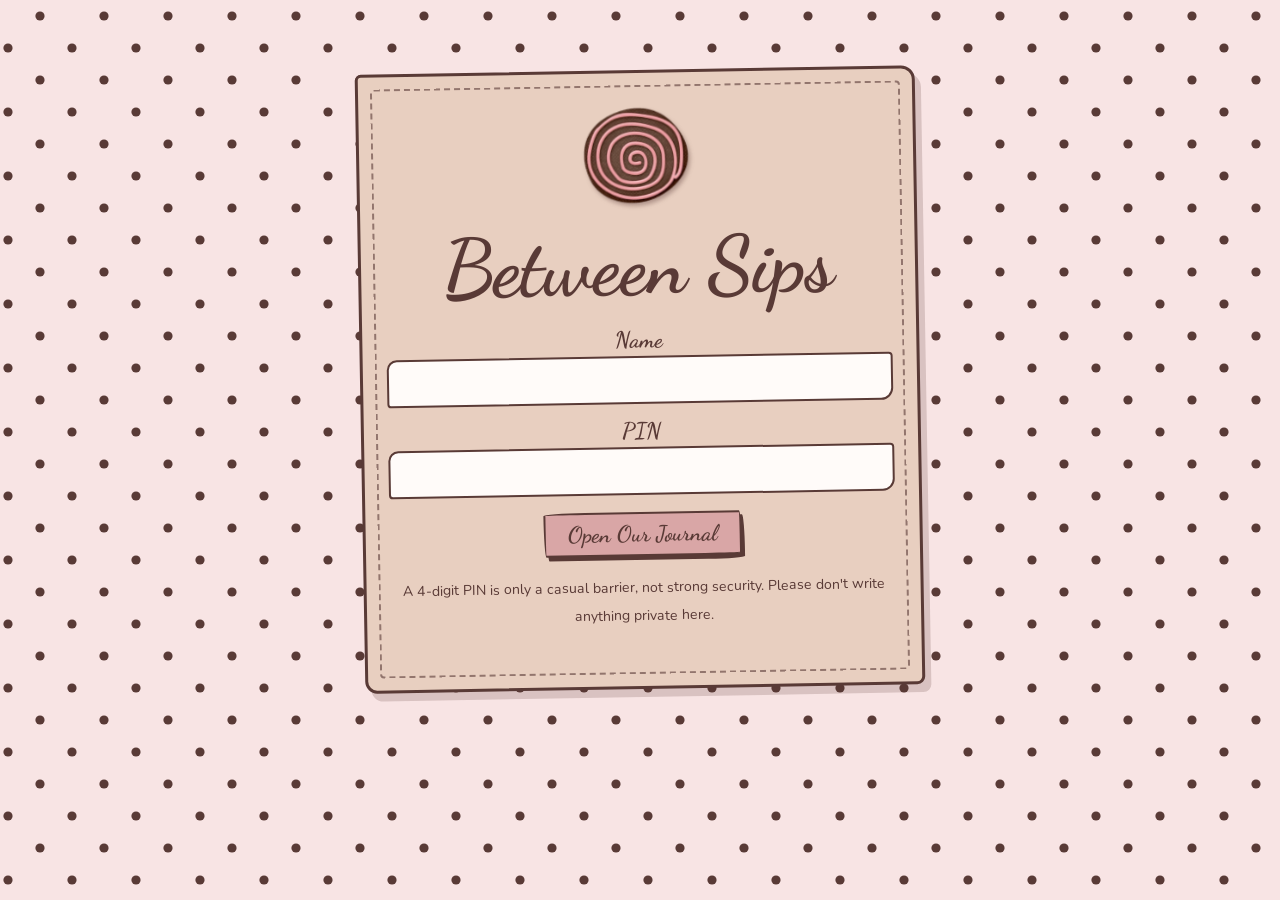
<file: index.html>
<!DOCTYPE html>
<html lang="en"><head><meta charset="utf-8"><meta name="viewport" content="width=device-width,initial-scale=1">
<title>Between Sips</title>
<meta name="theme-color" content="#593A36">
<link rel="icon" type="image/png" href="images/favicon.png"><link rel="apple-touch-icon" href="images/apple-touch-icon.png">
<link rel="preconnect" href="https://fonts.googleapis.com"><link rel="preconnect" href="https://fonts.gstatic.com" crossorigin>
<link href="https://fonts.googleapis.com/css2?family=Dancing+Script:wght@600;700&family=Nunito:ital,wght@0,400;0,600;0,700;1,400&display=swap" rel="stylesheet">
<link rel="stylesheet" href="style.css"></head>
<body>
<nav id="nav" hidden><a class="brand" href="#/journal"><img src="images/icons/swirl.png" alt=""><b>Between Sips</b></a>
<div class="links"><a href="#/journal">Journal</a><a href="#/bucket">Bucket list</a><a href="#/visited">Visited</a><a href="#/memories">Memories</a></div>
<div id="um"><button id="umb" aria-haspopup="true" aria-expanded="false"></button>
<div id="umm" hidden><button data-a="refresh">↻ Refresh</button><button data-a="changePin">Change PIN</button><button data-a="logout">Log out</button></div></div></nav>
<main id="app" tabindex="-1"><div class="loader" role="status"><div class="mug"><i class="pour"></i><i class="steam"></i><i class="steam s2"></i><div class="cup"><div class="choc"></div></div><div class="handle"></div></div><p><img class="ico" src="images/icons/paw.png" alt=""><span id="lmsg">Pouring your hot chocolate, one dreamy swirl at a time…</span></p></div></main>
<div id="toast" role="status" hidden></div>
<script src="config.js"></script><script src="api.js"></script><script src="script.js"></script></body></html>
</file>
<file: style.css>
/* Theme: change fonts, colors and the page background here. */
:root{--blush:#F8E4E4;--coffee:#593A36;--pink:#D9A6A6;--peach:#E8CFC0;--rose:#A96F70;--paper:#FFF6F3;
--display:'Dancing Script','Segoe Script','Brush Script MT',cursive;--body:'Nunito','Segoe UI',system-ui,sans-serif}
*{box-sizing:border-box}
[hidden]{display:none!important}
body{margin:0;background:var(--blush) url(images/bg-dots.svg) 0 0/64px 64px;color:var(--coffee);font:17px/1.65 var(--body)}
h1,h2,h3{font-family:var(--display);font-weight:700;color:var(--coffee);line-height:1.1}
h1{font-size:clamp(3rem,10vw,5rem);margin:.2em 0}
h2{display:inline-flex;align-items:center;font-size:2.3rem;margin:.6rem 0;padding:.05em .7em;background:var(--peach);border-radius:6px 18px 8px 16px;transform:rotate(-1deg)}
h3{font-size:1.9rem;margin:.2em 0}h3 small{font:600 1rem var(--body);opacity:.8}
a{color:var(--coffee);text-underline-offset:3px}
main{max-width:1050px;margin:0 auto;padding:1rem 1rem 3rem}
:focus-visible{outline:3px solid var(--coffee);outline-offset:2px}
.ico{height:2.2rem;width:auto;vertical-align:middle;margin-right:.5rem;flex:none}
h2 .ico{height:2.8rem}.lh .ico,.empty .ico{height:2rem}

/* Buttons: hand-cut stickers */
.btn{display:inline-flex;align-items:center;justify-content:center;gap:.4rem;font:700 1.4rem/1 var(--display);color:var(--coffee);background:var(--pink);border:2px solid var(--coffee);border-radius:255px 15px 225px 15px/15px 225px 15px 255px;padding:.45rem 1.4rem;box-shadow:3px 4px 0 var(--coffee);cursor:pointer;text-decoration:none;transition:transform .15s,box-shadow .15s}
.btn:hover{transform:translate(-1px,-2px) rotate(-1.5deg);box-shadow:4px 6px 0 var(--coffee)}
.btn:active{transform:translate(2px,3px);box-shadow:1px 1px 0 var(--coffee)}
.btn.alt{background:var(--peach)}.btn.ghost{background:var(--paper)}.btn.danger{background:var(--rose);color:var(--blush)}
.btn.sm{font-size:1.2rem;padding:.3rem 1rem}
button:disabled{opacity:.6;cursor:wait}
button,.btn,select,input:not([type=file]){min-height:44px}
.row{display:flex;flex-wrap:wrap;gap:.7rem;align-items:center}

/* Top bar and user menu */
nav{display:flex;flex-wrap:wrap;gap:.3rem;align-items:center;justify-content:center;padding:.5rem .8rem;background:var(--coffee);position:sticky;top:0;z-index:5}
nav a{font:700 1.55rem var(--display);color:var(--blush);text-decoration:none;padding:0 .9rem;border-radius:20px 8px 20px 8px;transition:transform .15s}
nav a:hover,nav a.on{background:var(--pink);color:var(--coffee)}nav a:hover{transform:rotate(-3deg) scale(1.05)}
nav button{font:700 1.4rem var(--display);cursor:pointer;border:0;background:none;color:var(--blush)}
#um{position:relative;margin-left:.6rem}
#umb{background:var(--pink);color:var(--coffee);border-radius:20px;padding:0 1rem}
#umm{position:absolute;right:0;top:calc(100% + 6px);display:flex;flex-direction:column;min-width:180px;background:var(--paper);border:2px solid var(--coffee);border-radius:12px;z-index:10;overflow:hidden}
#umm button{color:var(--coffee);text-align:left;padding:.2rem 1rem}#umm button:hover{background:var(--pink)}

/* Login cover */
.cover{text-align:center;margin:6vh auto;max-width:560px;padding:2rem 1.5rem 2.5rem;background:var(--peach);border:3px solid var(--coffee);border-radius:6px 14px 8px 12px;box-shadow:6px 8px 0 #593A3633;transform:rotate(-1deg);position:relative}
.cover:before{content:"";position:absolute;inset:12px;border:2px dashed #593A3699;border-radius:4px;pointer-events:none}
.cover form{position:relative}
.seal{width:110px;height:auto;display:block;margin:0 auto .3rem;filter:drop-shadow(2px 3px 2px #593A3666)}

/* Torn paper, cards, pins, Polaroids (the torn edge lives on :before so pins can overhang) */
.grid{display:grid;grid-template-columns:repeat(auto-fill,minmax(270px,1fr));gap:2.2rem 1.5rem;padding:1.4rem 0 1rem}
.card,.paper{--pbg:var(--paper);position:relative;isolation:isolate;padding:1rem;transform:rotate(var(--r,0deg));filter:drop-shadow(2px 3px 3px #593A3640)}
.card:before,.paper:before{content:"";position:absolute;inset:0;z-index:-1;background:var(--pbg);clip-path:polygon(0 1%,4% 0,9% 1.2%,15% 0,22% 1%,30% 0,38% 1.2%,47% 0,55% 1%,64% 0,72% 1.2%,81% 0,90% 1%,100% 0,100% 99%,92% 100%,80% 98.8%,68% 100%,55% 99%,43% 100%,30% 98.8%,18% 100%,8% 99%,0 100%)}
.paper{margin:1.2rem 0;padding:1.4rem}.paper.k,.paper.s,.card.note{--pbg:var(--peach)}.paper.p{--pbg:#F1D2D2}
.pin{position:absolute;top:-20px;left:50%;width:46px;height:auto;margin-left:-23px;transform:rotate(-8deg);z-index:3;filter:drop-shadow(1px 2px 1px #593A3688);pointer-events:none}
.sticker{position:absolute;top:-16px;right:-10px;width:58px;height:auto;transform:rotate(12deg);z-index:3;filter:drop-shadow(1px 2px 1px #593A3688);pointer-events:none}
.polaroid{background:#FFFBF9;padding:8px 8px 4px;box-shadow:0 2px 6px #0003;transform:rotate(1.5deg)}
.polaroid img,.ph{width:100%;aspect-ratio:4/3;object-fit:cover;display:block;background:var(--peach)}
.ph{display:grid;place-items:center;font-size:3rem;background:linear-gradient(135deg,var(--pink),var(--peach))}
.cap{font:700 1.6rem var(--display);margin:.2rem 0;text-align:center}
.stamp{display:inline-block;font:700 1.3rem var(--display);color:var(--coffee);border:2px solid var(--coffee);border-radius:6px;padding:0 .6rem;transform:rotate(-4deg)}
.stamp.want{background:var(--pink)}.stamp.visited{background:var(--peach)}.stamp.topic{background:var(--blush)}
.stats{display:flex;gap:1rem;flex-wrap:wrap}.stats .paper{flex:1 1 150px;text-align:center}
.big-num{font:700 4rem var(--display)}
.visit-photo{max-width:100%;border:8px solid #FFFBF9;box-shadow:0 2px 6px #0003;transform:rotate(-1deg);margin:.5rem 0;min-height:120px;background:var(--peach)}
.lh{display:flex;align-items:center;font:700 1.6rem var(--display);margin:.8rem 0 .2rem}
.keep{display:block;margin:.5rem 0;padding:.5rem .8rem;background:#FFFBF9;border-left:6px solid var(--pink);transform:rotate(-.5deg)}
.keep.tiktok{border-color:var(--coffee)}.keep.youtube{border-color:var(--pink)}.keep.instagram{border-color:var(--rose)}.keep small{opacity:.85}
.empty{display:flex;align-items:center}

/* Forms */
input,select,textarea{font:inherit;color:var(--coffee);padding:.5rem .7rem;border:2px solid var(--coffee);border-radius:10px 4px 12px 4px;background:#FFFBF9;width:100%}
.row input,.row select{width:auto;flex:1 1 160px}
label{display:block;font:700 1.4rem var(--display);margin:.8rem 0 .2rem}
textarea{min-height:110px}textarea.big{min-height:220px}
input.locked{background:var(--peach);cursor:not-allowed}
.filebtn{cursor:pointer;margin:0}
#pv{max-width:100%;margin-top:.5rem;border:6px solid #FFFBF9;box-shadow:0 2px 6px #0003}
.err{color:#9b2c2c;font-weight:700}
dialog.paper{width:min(560px,94vw);max-height:90vh;overflow:auto;border:0;color:var(--coffee);background:var(--paper);transform:none;filter:none}
dialog.paper:before{display:none}
dialog::backdrop{background:#593A36AA}
#toast{position:fixed;bottom:1rem;left:50%;transform:translateX(-50%);background:var(--coffee);color:var(--blush);padding:.5rem 1.2rem;border-radius:20px;z-index:99;max-width:90vw}

/* Loading screen: a mug filling with hot chocolate */
.loader{text-align:center;margin:12vh auto;max-width:480px;font:700 1.9rem/1.2 var(--display);padding:0 1rem 1.2rem;background:var(--paper);border:2px dashed var(--rose);border-radius:14px 26px 16px 24px}
.mug{position:relative;width:120px;height:110px;margin:60px auto 1rem}
.cup{position:absolute;bottom:0;left:0;width:90px;height:80px;border:3px solid var(--coffee);border-radius:6px 6px 40px 40px;background:var(--blush);overflow:hidden}
.choc{position:absolute;bottom:0;left:0;right:0;height:0;background:var(--coffee);animation:fill 4s ease-in-out infinite}
.handle{position:absolute;left:84px;bottom:18px;width:28px;height:40px;border:3px solid var(--coffee);border-left:0;border-radius:0 22px 22px 0}
.pour{position:absolute;left:41px;top:-50px;width:7px;height:0;background:var(--coffee);border-radius:4px;z-index:2;animation:pour 4s ease-in-out infinite}
.steam{position:absolute;top:2px;left:26px;width:8px;height:24px;border-radius:8px;background:var(--pink);opacity:0;animation:steam 2.4s ease-in-out infinite}.steam.s2{left:54px;animation-delay:1.2s}
@keyframes fill{0%{height:0}70%,100%{height:78%}}
@keyframes pour{0%{height:0}12%,68%{height:92px}78%,100%{height:0}}
@keyframes steam{0%{opacity:0;transform:translateY(8px)}50%{opacity:.8}100%{opacity:0;transform:translateY(-14px)}}
@media(prefers-reduced-motion:reduce){*{animation:none!important;transition:none!important}.choc{height:78%}}

/* Topic ideas picker and chips */
.pick,.chips{display:flex;flex-wrap:wrap;gap:.5rem}
.pick{max-height:200px;overflow:auto;padding:.6rem;border:2px dashed var(--rose);border-radius:12px;background:#FFFBF9}
.chips{margin:.3rem 0}
.chip{display:inline-flex;align-items:center;gap:.4rem;font:600 1rem/1.3 var(--body);margin:0;padding:.25rem .8rem;border:2px solid var(--coffee);border-radius:999px;background:var(--paper);cursor:pointer}
.chip input{width:auto;min-height:0;margin:0;accent-color:var(--coffee)}
.chip:has(input:checked){background:var(--pink)}
.chip.tag{cursor:default;background:var(--blush)}
.hint{font-size:.95rem;margin:.2rem 0}

/* Name on the left, menu and user button on the right */
nav a.brand,nav a.brand:hover,nav a.brand.on{display:flex;align-items:center;gap:.55rem;margin-right:auto;padding:0;background:none;color:var(--blush);border-radius:0;transform:none}
.brand img{height:38px;width:auto}
.brand b{font:700 2.1rem/1 var(--display)}
.links{display:flex;flex-wrap:wrap;gap:.3rem;align-items:center}
@media(max-width:700px){
  nav a.brand{order:1}#um{order:2;margin-left:0}
  .links{order:3;width:100%;justify-content:space-around}
}
@media(max-width:480px){.links{gap:0}.links a{font-size:1.25rem;padding:0 .45rem}}
@media(max-width:340px){nav a.brand{gap:.35rem}.brand img{height:30px}.brand b{font-size:1.6rem}#umb{padding:0 .7rem;font-size:1.2rem}.links a{font-size:1.1rem;padding:0 .3rem}}
</file>
